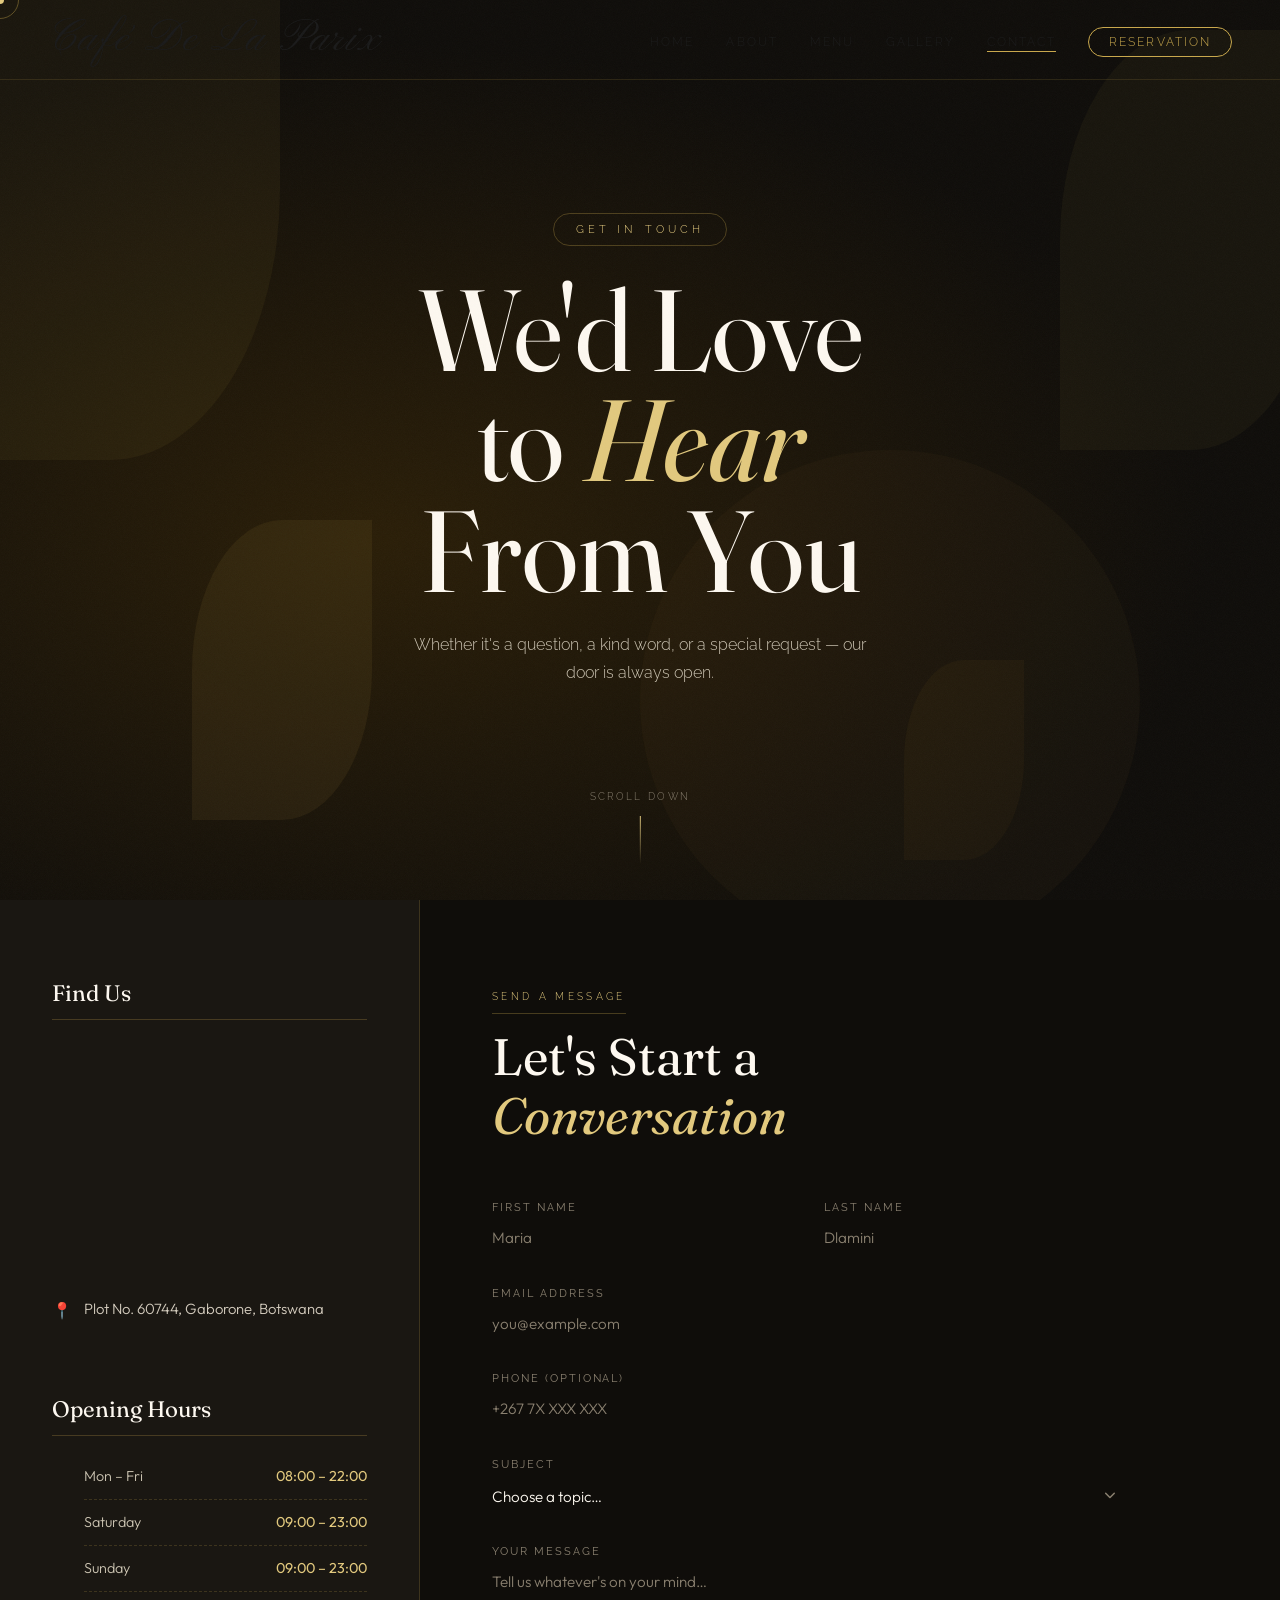
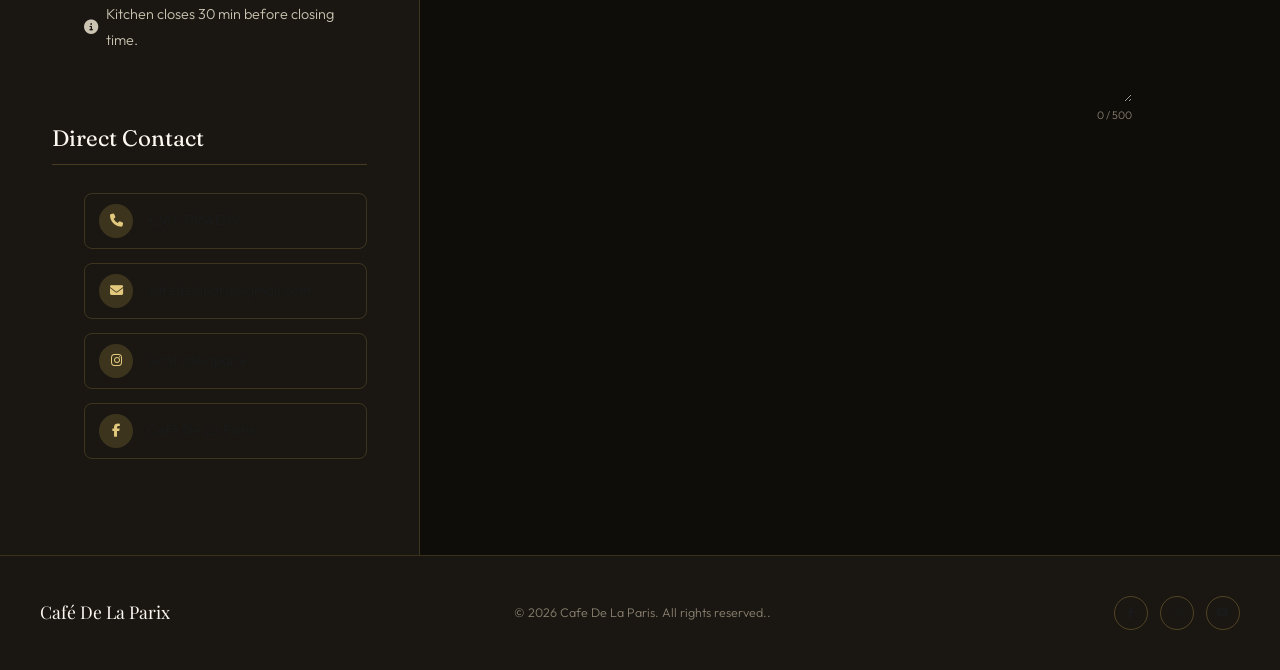
<file: contact.html>
<!DOCTYPE html>
<html lang="en">
<head>
  <meta charset="UTF-8"/>
  <meta name="viewport" content="width=device-width, initial-scale=1.0"/>
  <title>Contact — Café De La Parix</title>
  <!-- ══ BOOTSTRAP 5 ══ -->
  <link
    rel="stylesheet"
    href="https://cdn.jsdelivr.net/npm/bootstrap@5.3.3/dist/css/bootstrap.min.css"
    integrity="sha384-QWTKZyjpPEjISv5WaRU9OFeRpok6YctnYmDr5pNlyT2bRjXh0JMhjY6hW+ALEwIH"
    crossorigin="anonymous"
  />

  <!-- ══ RESET GUARD — re-asserts café design on top of Bootstrap ══ -->
  <style>
    /*
     * Reset Guard for Café De La Parix
     * Prevents Bootstrap's opinionated defaults from overriding the custom
     * design. Placed after Bootstrap, before contact.css so the cascade works:
     *   Bootstrap → Reset Guard → contact.css (wins on specificity)
     */

    /* 1. Box-model & base — keep Bootstrap's border-box but restore body font */
    body {
      font-family: 'Outfit', sans-serif !important;
      background-color: var(--bg, #faf8f3) !important;
      color: var(--ink, #1a1a1a) !important;
      overflow-x: hidden;
    }

    /* 2. Headings — Bootstrap sets a heavier font-weight; restore Fraunces */
    h1, h2, h3, h4, h5, h6 {
      font-family: 'Fraunces', serif !important;
      font-weight: 400 !important;
    }

    /* 3. Links — Bootstrap colours all <a>; café uses its own palette */
    a {
      color: inherit !important;
      text-decoration: none !important;
    }
    a:hover { color: inherit !important; }

    /* 4. Inputs / textarea / select — Bootstrap resets borders & padding;
          let contact.css handle these entirely */
    input, textarea, select, button {
      font-family: inherit !important;
    }

    /* 5. Paragraphs — Bootstrap adds margin-bottom; keep but allow override */
    p { margin-bottom: 0; }

    /* 6. Lists — Bootstrap removes list-style for <ul> inside .nav;
          isolate to .nav only, keep info-panel lists untouched */
    .nav ul, .mobile-nav ul {
      list-style: none !important;
      padding: 0 !important;
      margin: 0 !important;
    }

    /* 7. Bootstrap's .container caps width; café uses full-bleed layouts */
    .contact-main, .hero, .footer {
      max-width: 100% !important;
      padding-left: 0 !important;
      padding-right: 0 !important;
    }

    /* 8. .form-control / .form-select Bootstrap styles — disable on café fields */
    .contact-form input,
    .contact-form textarea,
    .contact-form select {
      appearance: none !important;
      -webkit-appearance: none !important;
      background-color: transparent !important;
      border: none !important;
      border-radius: 0 !important;
      box-shadow: none !important;
      outline: none !important;
      padding: 0 !important;
    }
    .contact-form input:focus,
    .contact-form textarea:focus,
    .contact-form select:focus {
      box-shadow: none !important;
      border-color: transparent !important;
    }

    /* 9. Bootstrap btn styles — don't leak onto .submit-btn */
    .submit-btn {
      border: none !important;
      border-radius: 0 !important;
    }

    /* 10. iFrame inside Bootstrap grid fix */
    .info-map iframe { max-width: 100%; }
  </style>

  <link href="https://fonts.googleapis.com/css2?family=Fraunces:ital,wght@0,300;0,400;0,700;1,300;1,400;1,700&family=Outfit:wght@200;300;400;500&family=Cormorant:ital,wght@1,400;1,600&display=swap" rel="stylesheet"/>
  <link rel="stylesheet" href="https://cdnjs.cloudflare.com/ajax/libs/font-awesome/6.5.0/css/all.min.css"/>
  <link rel="stylesheet" href="contact.css"/>
</head>
<body>

  <div class="grain"></div>
  <div class="cursor" id="cursor"></div>
  <div class="cursor-aura" id="aura"></div>

  <!-- ══ NAV ══ -->
  <nav class="nav" id="nav">
    <a href="#" class="nav-brand">Café De La Parix</a>
    <ul class="nav-links">
      <li><a href="index.html">Home</a></li>
      <li><a href="about.html">About</a></li>
      <li><a href="menu.html">Menu</a></li>
      <li><a href="gallery.html">Gallery</a></li>
      <li><a href="contact.html" class="nav-active">Contact</a></li>
      <li><a href="reservation.html" class="nav-cta">Reservation</a></li>
    </ul>
    <button class="burger" id="burger"><span></span><span></span></button>
  </nav>

  <div class="mobile-nav" id="mobileNav">
    <button class="mn-close" id="mnClose">✕</button>
    <ul>
      <li><a href="index.html" onclick="closeMN()">Home</a></li>
      <li><a href="about.html" onclick="closeMN()">About</a></li>
      <li><a href="menu.html" onclick="closeMN()">Menu</a></li>
      <li><a href="gallery.html" onclick="closeMN()">Gallery</a></li>
      <li><a href="contact.html" onclick="closeMN()">Contact</a></li>
      <li><a href="reservation.html" onclick="closeMN()">Reserve</a></li>
    </ul>
  </div>
  <div class="mn-backdrop" id="mnBackdrop" onclick="closeMN()"></div>

  <!-- ══ HERO ══ -->
  <header class="hero">
    <div class="hero-leaves">
      <div class="leaf leaf-1"></div>
      <div class="leaf leaf-2"></div>
      <div class="leaf leaf-3"></div>
      <div class="leaf leaf-4"></div>
      <div class="leaf leaf-5"></div>
    </div>
    <div class="hero-content">
      <p class="hero-eyebrow">Get in Touch</p>
      <h1 class="hero-title">We'd Love<br/>to <em>Hear</em><br/>From You</h1>
      <p class="hero-sub">Whether it's a question, a kind word, or a special request — our door is always open.</p>
    </div>
    <div class="hero-scroll">
      <span>Scroll down</span>
      <div class="scroll-worm"></div>
    </div>
  </header>

  <!-- ══ CONTACT SPLIT ══ -->
  <main class="contact-main">

    <!-- Left: Info Panel -->
    <aside class="info-panel">

      <div class="info-section rv">
        <h2 class="info-title">Find Us</h2>
        <div class="info-map">
          <iframe
            src="https://www.google.com/maps/embed?pb=!1m18!1m12!1m3!1d57312.49278609483!2d25.8498964!3d-24.6282079!2m3!1f0!2f0!3f0!3m2!1i1024!2i768!4f13.1!3m3!1m2!1s0x1ebffdaa87f1f0c9%3A0x7a987f5519c0c84b!2sGaborone%2C%20Botswana!5e0!3m2!1sen!2sbw!4v1700000000000!5m2!1sen!2sbw"
            width="100%" height="220" style="border:0;border-radius:10px;" allowfullscreen loading="lazy">
          </iframe>
        </div>
        <address class="info-address">
          <span class="info-icon">📍</span>
          Plot No. 60744, Gaborone, Botswana
        </address>
      </div>

      <div class="info-section rv">
        <h2 class="info-title">Opening Hours</h2>
        <ul class="hours-list">
          <li><span>Mon – Fri</span><span class="hours-time">08:00 – 22:00</span></li>
          <li><span>Saturday</span><span class="hours-time">09:00 – 23:00</span></li>
          <li><span>Sunday</span><span class="hours-time">09:00 – 23:00</span></li>
          <li class="hours-note"><i class="fas fa-circle-info"></i> Kitchen closes 30 min before closing time.</li>
        </ul>
      </div>

      <div class="info-section rv">
        <h2 class="info-title">Direct Contact</h2>
        <ul class="contact-list">
          <li>
            <a href="tel:+26775641219">
              <span class="cl-icon"><i class="fas fa-phone"></i></span>
              <span>+267 75641219</span>
            </a>
          </li>
          <li>
            <a href="mailto:cafedelaparix@gmail.com">
              <span class="cl-icon"><i class="fas fa-envelope"></i></span>
              <span>cafedelaparix@gmail.com</span>
            </a>
          </li>
          <li>
            <a href="https://www.instagram.com/cafed.e">
              <span class="cl-icon"><i class="fab fa-instagram"></i></span>
              <span>@cafedelaparix</span>
            </a>
          </li>
          <li>
            <a href="https://www.facebook.com/profile.php?id=61563733542906">
              <span class="cl-icon"><i class="fab fa-facebook-f"></i></span>
              <span>Café De La Parix</span>
            </a>
          </li>
        </ul>
      </div>

    </aside>

    <!-- Right: Form -->
    <section class="form-panel">
      <div class="form-header rv">
        <p class="form-eyebrow">Send a Message</p>
        <h2>Let's Start a<br/><em>Conversation</em></h2>
      </div>

      <form class="contact-form" id="contactForm" novalidate>

        <div class="field-row">
          <div class="field rv">
            <label for="fname">First Name</label>
            <input type="text" id="fname" name="fname" placeholder="Maria" autocomplete="given-name" required/>
            <div class="field-bar"></div>
          </div>
          <div class="field rv">
            <label for="lname">Last Name</label>
            <input type="text" id="lname" name="lname" placeholder="Dlamini" autocomplete="family-name" required/>
            <div class="field-bar"></div>
          </div>
        </div>

        <div class="field rv">
          <label for="email">Email Address</label>
          <input type="email" id="email" name="email" placeholder="you@example.com" autocomplete="email" required/>
          <div class="field-bar"></div>
        </div>

        <div class="field rv">
          <label for="phone">Phone (optional)</label>
          <input type="tel" id="phone" name="phone" placeholder="+267 7X XXX XXX" autocomplete="tel"/>
          <div class="field-bar"></div>
        </div>

        <div class="field rv">
          <label for="subject">Subject</label>
          <div class="select-wrap">
            <select id="subject" name="subject" required>
              <option value="" disabled selected>Choose a topic…</option>
              <option>General Enquiry</option>
              <option>Reservation Help</option>
              <option>Private Event</option>
              <option>Feedback</option>
              <option>Catering Request</option>
              <option>Media & Press</option>
              <option>Other</option>
            </select>
            <i class="fas fa-chevron-down select-arrow"></i>
          </div>
          <div class="field-bar"></div>
        </div>

        <div class="field rv">
          <label for="message">Your Message</label>
          <textarea id="message" name="message" rows="5" placeholder="Tell us whatever's on your mind…" required></textarea>
          <div class="field-bar"></div>
          <div class="char-count" id="charCount">0 / 500</div>
        </div>

        <div class="form-footer rv">
          <button type="submit" class="submit-btn" id="submitBtn">
            <span class="btn-text">Send Message</span>
            <span class="btn-icon"><i class="fas fa-paper-plane"></i></span>
          </button>
        </div>

        <!-- Success toast -->
        <div class="toast" id="toast">
          <i class="fas fa-check-circle"></i>
          <span>Message sent! We'll be in touch within 24 hours.</span>
        </div>

      </form>
    </section>

  </main>

  <!-- ══ FOOTER ══ -->
  <footer class="footer">
    <div class="footer-inner">
      <span class="footer-brand">Café De La Parix</span>
      <p>© 2026 Cafe De La Paris. All rights reserved..</p>
      <div class="footer-socials">
        <a href="https://www.facebook.com/profile.php?id=61563733542906"><i class="fab fa-facebook-f"></i></a>
        <a href="https://www.instagram.com/cafed.e/"><i class="fab fa-instagram"></i></a>
       <a href="www.youtube.com/@cafedelaParix"><i class="fab fa-youtube"></i></a>
      </div>
    </div>
  </footer>
  <script src="contact.js"></script>

  <!-- ══ BOOTSTRAP 5 JS (Popper bundled) ══ -->
  <script
    src="https://cdn.jsdelivr.net/npm/bootstrap@5.3.3/dist/js/bootstrap.bundle.min.js"
    integrity="sha384-YvpcrYf0tY3lHB60NNkmXc4s9bIOgUxi8T/jzmRAAAAFp68+e9d4gBHAAi8GZhON"
    crossorigin="anonymous">
  </script>
</body>
</html>
</file>
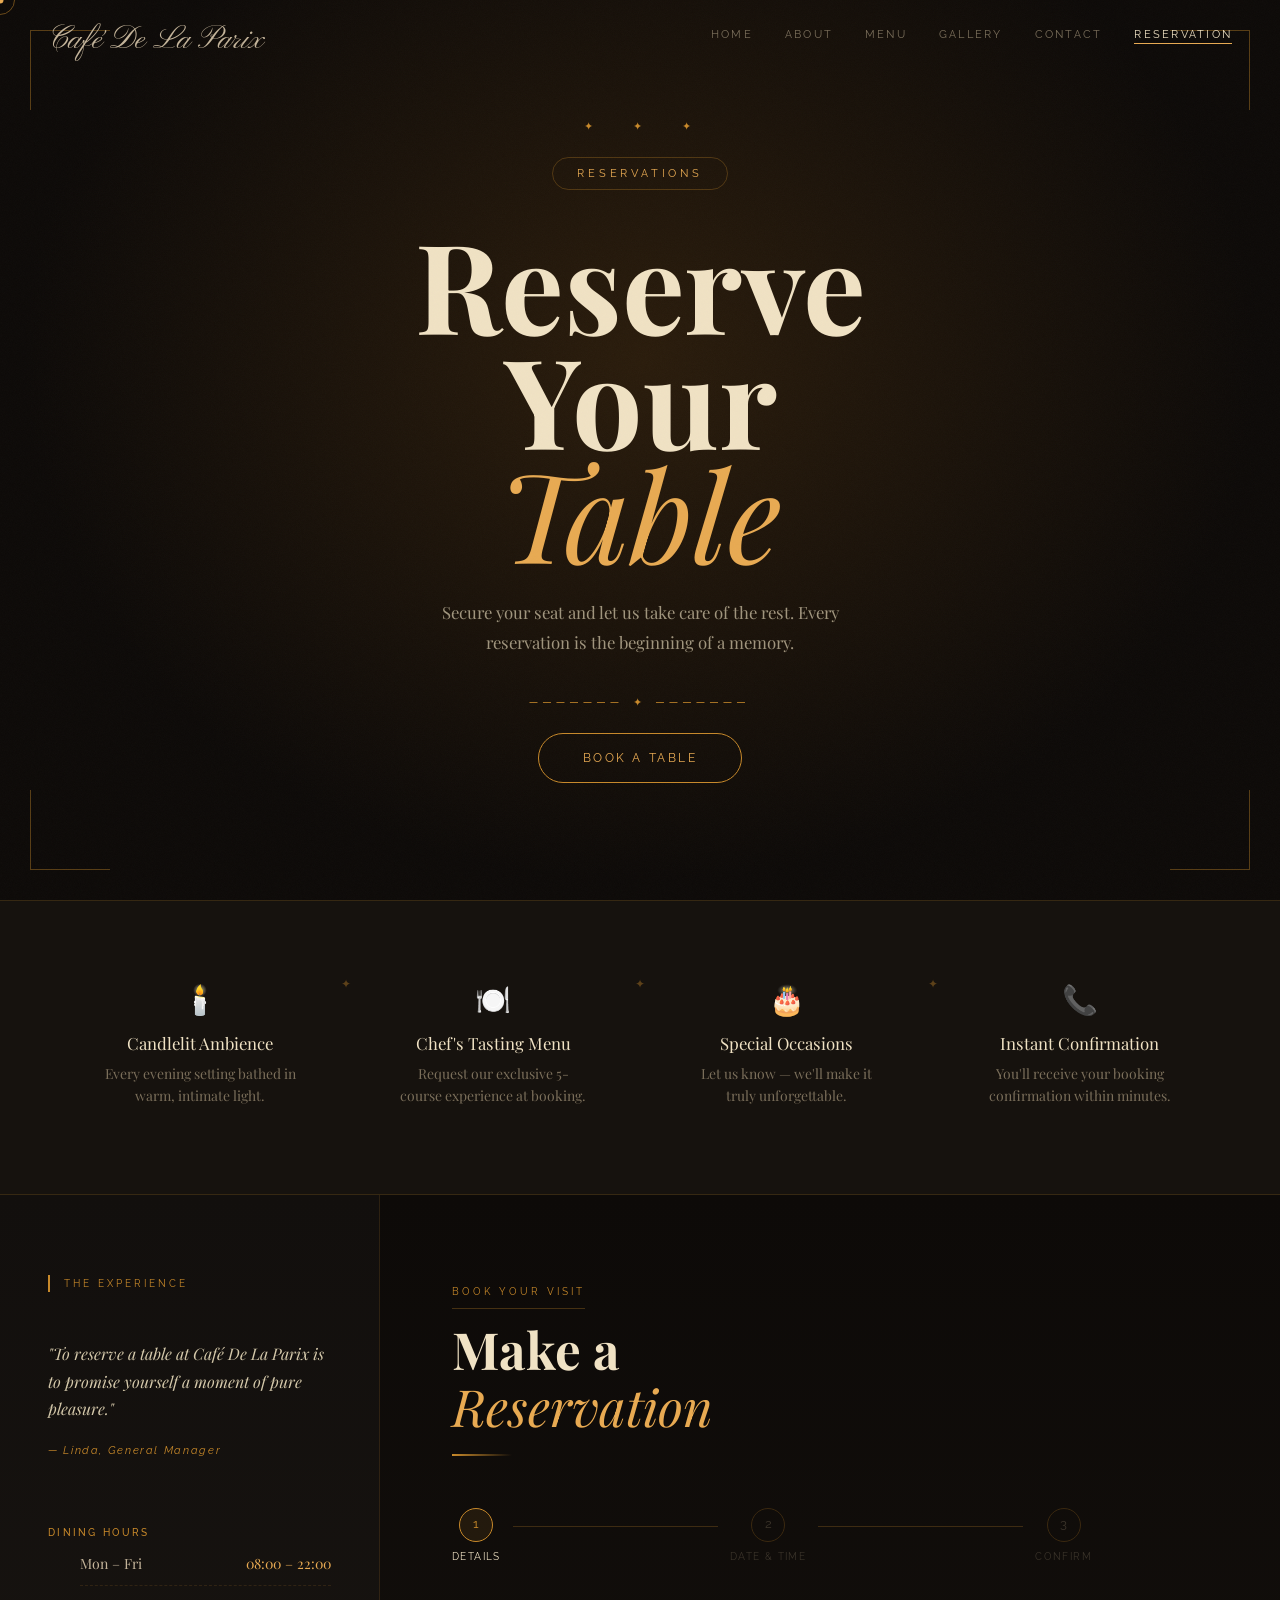
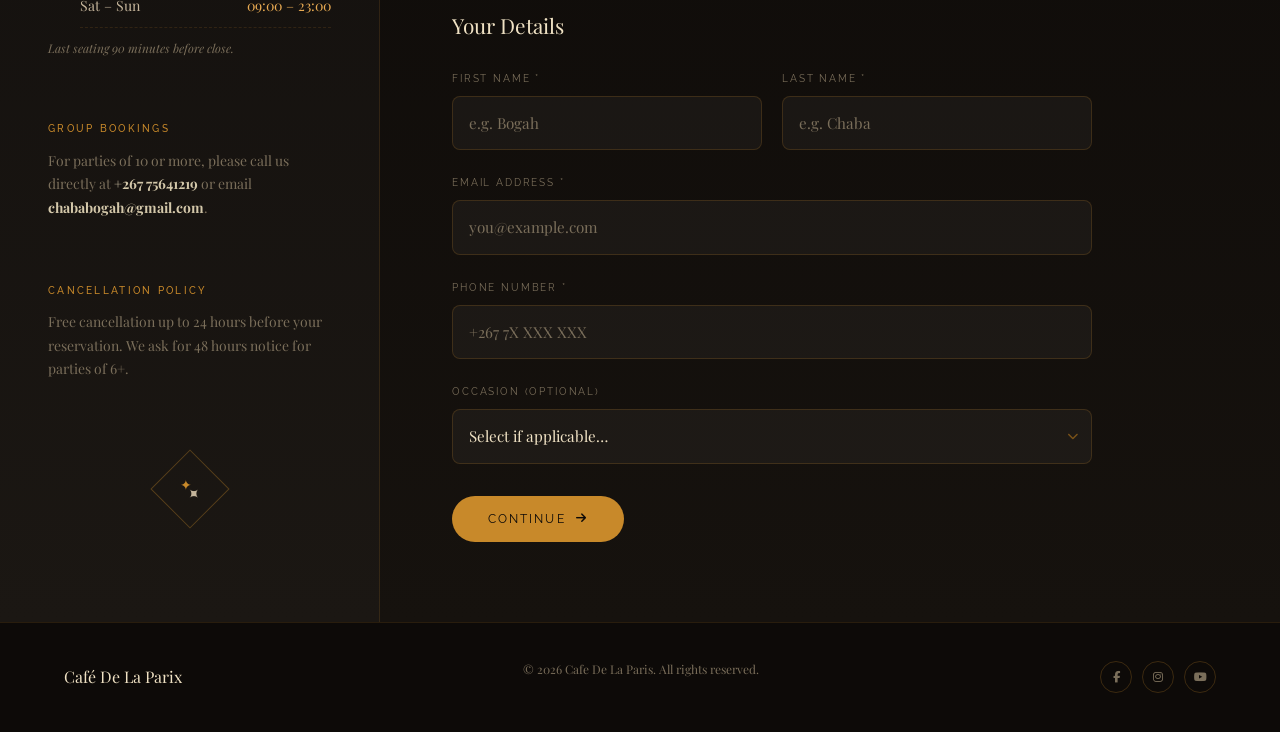
<file: reservation.html>
<!DOCTYPE html>
<html lang="en">
<head>
  <meta charset="UTF-8"/>
  <meta name="viewport" content="width=device-width, initial-scale=1.0"/>
  <title>Reservations — Café De La Parix</title>
  <!-- Bootstrap 5 -->
  <link rel="stylesheet" href="https://cdn.jsdelivr.net/npm/bootstrap@5.3.3/dist/css/bootstrap.min.css" integrity="sha384-QWTKZyjpPEjISv5WaRU9OFeRpok6YctnYmDr5pNlyT2bRjXh0JMhjY6hW+ALEwIH" crossorigin="anonymous"/>
  <link rel="stylesheet" href="reservation.css"/>
  <link href="https://fonts.googleapis.com/css2?family=Bodoni+Moda:ital,opsz,wght@0,6..96,400;0,6..96,700;1,6..96,400;1,6..96,700&family=Tenor+Sans&family=Lora:ital,wght@0,400;1,400;1,600&display=swap" rel="stylesheet"/>
  <link rel="stylesheet" href="https://cdnjs.cloudflare.com/ajax/libs/font-awesome/6.5.0/css/all.min.css"/>
</head>
<body>

  <div class="noise"></div>
  <canvas id="candleCanvas"></canvas>
  <div class="dot" id="dot"></div>
  <div class="dot-ring" id="dotRing"></div>

  <!-- ══ NAV ══ -->
  <nav class="nav" id="nav">
    <a href="#" class="brand">Café De La Parix</a>
    <ul class="links" id="navLinks">
      <li><a href="index.html">Home</a></li>
      <li><a href="about.html">About</a></li>
      <li><a href="menu.html">Menu</a></li>
      <li><a href="gallery.html">Gallery</a></li>
      <li><a href="contact.html">Contact</a></li>
      <li><a href="reservation.html" class="active-link">Reservation</a></li>
    </ul>
    <button class="hbg" id="hbg"><span></span><span></span></button>
  </nav>

  <div class="drawer" id="drawer">
    <button class="dr-x" id="drX">✕</button>
    <ul>
      <li><a href="index.html" onclick="closeDr()">Home</a></li>
      <li><a href="about.html" onclick="closeDr()">About</a></li>
      <li><a href="menu.html" onclick="closeDr()">Menu</a></li>
      <li><a href="gallery.html" onclick="closeDr()">Gallery</a></li>
      <li><a href="contact.html" onclick="closeDr()">Contact</a></li>
      <li><a href="reservation.html" onclick="closeDr()">Reservations</a></li>
    </ul>
  </div>
  <div class="dr-bd" id="drBd" onclick="closeDr()"></div>

  <!-- ══ HERO ══ -->
  <section class="hero">
    <!-- Art deco decorative lines -->
    <div class="deco-frame">
      <div class="deco-tl"></div>
      <div class="deco-tr"></div>
      <div class="deco-bl"></div>
      <div class="deco-br"></div>
    </div>

    <div class="hero-inner">
      <div class="hero-ornament">✦ &nbsp;&nbsp; ✦ &nbsp;&nbsp; ✦</div>
      <p class="hero-tag">Reservations</p>
      <h1 class="hero-h1">Reserve Your<br/><em>Table</em></h1>
      <p class="hero-sub">Secure your seat and let us take care of the rest. Every reservation is the beginning of a memory.</p>
      <div class="hero-ornament" style="margin-top:0;">─────── ✦ ───────</div>
      <a href="#form" class="hero-btn">Book a Table</a>
    </div>
  </section>

  <!-- ══ EXPERIENCE STRIP ══ -->
  <section class="strip">
    <div class="strip-inner">
      <div class="strip-item rv">
        <span class="strip-icon">🕯️</span>
        <h3>Candlelit Ambience</h3>
        <p>Every evening setting bathed in warm, intimate light.</p>
      </div>
      <div class="strip-divider">✦</div>
      <div class="strip-item rv">
        <span class="strip-icon">🍽️</span>
        <h3>Chef's Tasting Menu</h3>
        <p>Request our exclusive 5-course experience at booking.</p>
      </div>
      <div class="strip-divider">✦</div>
      <div class="strip-item rv">
        <span class="strip-icon">🎂</span>
        <h3>Special Occasions</h3>
        <p>Let us know — we'll make it truly unforgettable.</p>
      </div>
      <div class="strip-divider">✦</div>
      <div class="strip-item rv">
        <span class="strip-icon">📞</span>
        <h3>Instant Confirmation</h3>
        <p>You'll receive your booking confirmation within minutes.</p>
      </div>
    </div>
  </section>

  <!-- ══ MAIN FORM AREA ══ -->
  <main class="main" id="form">

    <!-- Decorative side panel -->
    <aside class="side-panel">
      <div class="side-inner">
        <div class="side-label rv">The Experience</div>

        <blockquote class="side-quote rv">
          <p>"To reserve a table at Café De La Parix is to promise yourself a moment of pure pleasure."</p>
          <cite>— Linda, General Manager</cite>
        </blockquote>

        <div class="side-info rv">
          <h4>Dining Hours</h4>
          <ul>
            <li><span>Mon – Fri</span><span>08:00 – 22:00</span></li>
            <li><span>Sat – Sun</span><span>09:00 – 23:00</span></li>
          </ul>
          <p class="side-note">Last seating 90 minutes before close.</p>
        </div>

        <div class="side-info rv">
          <h4>Group Bookings</h4>
          <p>For parties of 10 or more, please call us directly at <strong>+267 75641219</strong> or email <strong>chababogah@gmail.com</strong>.</p>
        </div>

        <div class="side-info rv">
          <h4>Cancellation Policy</h4>
          <p>Free cancellation up to 24 hours before your reservation. We ask for 48 hours notice for parties of 6+.</p>
        </div>

        <!-- Decorative art deco diamond -->
        <div class="side-diamond rv">
          <div class="diamond-inner">✦</div>
        </div>
      </div>
    </aside>

    <!-- Reservation form -->
    <section class="res-form-wrap">
      <div class="res-header rv">
        <p class="res-tag">Book Your Visit</p>
        <h2>Make a<br/><em>Reservation</em></h2>
        <div class="res-rule"></div>
      </div>

      <form class="res-form" id="resForm" novalidate>

        <!-- Step indicator -->
        <div class="steps rv">
          <div class="step active" data-step="1">
            <div class="step-dot">1</div>
            <span>Details</span>
          </div>
          <div class="step-line"></div>
          <div class="step" data-step="2">
            <div class="step-dot">2</div>
            <span>Date & Time</span>
          </div>
          <div class="step-line"></div>
          <div class="step" data-step="3">
            <div class="step-dot">3</div>
            <span>Confirm</span>
          </div>
        </div>

        <!-- STEP 1: Personal Details -->
        <div class="form-step active" id="step1">
          <h3 class="step-title">Your Details</h3>

          <div class="f-row">
            <div class="f">
              <label for="rFirstName">First Name *</label>
              <input type="text" id="rFirstName" placeholder="e.g. Bogah" required autocomplete="given-name"/>
            </div>
            <div class="f">
              <label for="rLastName">Last Name *</label>
              <input type="text" id="rLastName" placeholder="e.g. Chaba" required autocomplete="family-name"/>
            </div>
          </div>

          <div class="f">
            <label for="rEmail">Email Address *</label>
            <input type="email" id="rEmail" placeholder="you@example.com" required autocomplete="email"/>
          </div>

          <div class="f">
            <label for="rPhone">Phone Number *</label>
            <input type="tel" id="rPhone" placeholder="+267 7X XXX XXX" required autocomplete="tel"/>
          </div>

          <div class="f">
            <label for="rOccasion">Occasion (optional)</label>
            <div class="sel-wrap">
              <select id="rOccasion">
                <option value="" selected>Select if applicable…</option>
                <option>Birthday Celebration 🎂</option>
                <option>Anniversary 💑</option>
                <option>Business Dinner 💼</option>
                <option>Date Night 🌹</option>
                <option>Family Gathering 👨‍👩‍👧</option>
                <option>Just a Great Meal 🍽️</option>
              </select>
              <i class="fas fa-chevron-down sel-arrow"></i>
            </div>
          </div>

          <div class="step-nav">
            <button type="button" class="btn-next" id="toStep2">
              Continue <i class="fas fa-arrow-right"></i>
            </button>
          </div>
        </div>

        <!-- STEP 2: Date & Time -->
        <div class="form-step" id="step2">
          <h3 class="step-title">Date &amp; Time</h3>

          <div class="f-row">
            <div class="f">
              <label for="rDate">Preferred Date *</label>
              <input type="date" id="rDate" required/>
            </div>
            <div class="f">
              <label for="rTime">Preferred Time *</label>
              <div class="sel-wrap">
                <select id="rTime" required>
                  <option value="" disabled selected>Choose a time…</option>
                  <optgroup label="Morning">
                    <option>08:00</option><option>08:30</option>
                    <option>09:00</option><option>09:30</option>
                    <option>10:00</option><option>10:30</option>
                    <option>11:00</option><option>11:30</option>
                  </optgroup>
                  <optgroup label="Afternoon">
                    <option>12:00</option><option>12:30</option>
                    <option>13:00</option><option>13:30</option>
                    <option>14:00</option><option>14:30</option>
                    <option>15:00</option><option>15:30</option>
                    <option>16:00</option><option>16:30</option>
                    <option>17:00</option>
                  </optgroup>
                  <optgroup label="Evening">
                    <option>17:30</option><option>18:00</option>
                    <option>18:30</option><option>19:00</option>
                    <option>19:30</option><option>20:00</option>
                    <option>20:30</option><option>21:00</option>
                  </optgroup>
                </select>
                <i class="fas fa-chevron-down sel-arrow"></i>
              </div>
            </div>
          </div>

          <div class="f">
            <label>Number of Guests *</label>
            <div class="guest-picker">
              <button type="button" class="guest-btn" id="guestMinus" aria-label="Decrease">−</button>
              <div class="guest-display">
                <span id="guestCount">2</span>
                <span class="guest-label">guests</span>
              </div>
              <button type="button" class="guest-btn" id="guestPlus" aria-label="Increase">+</button>
            </div>
            <input type="hidden" id="rGuests" value="2"/>
          </div>

          <!-- Visual time slots -->
          <div class="f">
            <label>Seating Preference</label>
            <div class="seat-options">
              <label class="seat-opt">
                <input type="radio" name="seating" value="indoor" checked/>
                <span>🪑 Indoor</span>
              </label>
              <label class="seat-opt">
                <input type="radio" name="seating" value="outdoor"/>
                <span>🌿 Outdoor Terrace</span>
              </label>
              <label class="seat-opt">
                <input type="radio" name="seating" value="bar"/>
                <span>☕ Bar Counter</span>
              </label>
              <label class="seat-opt">
                <input type="radio" name="seating" value="private"/>
                <span>🔒 Private Room</span>
              </label>
            </div>
          </div>

          <div class="f">
            <label for="rNotes">Special Requests</label>
            <textarea id="rNotes" rows="4" placeholder="Dietary requirements, allergies, décor requests, anything at all…"></textarea>
          </div>

          <div class="step-nav spaced">
            <button type="button" class="btn-back" id="toStep1">
              <i class="fas fa-arrow-left"></i> Back
            </button>
            <button type="button" class="btn-next" id="toStep3">
              Review Booking <i class="fas fa-arrow-right"></i>
            </button>
          </div>
        </div>

        <!-- STEP 3: Confirmation Summary -->
        <div class="form-step" id="step3">
          <h3 class="step-title">Confirm Your Reservation</h3>
          <p class="confirm-sub">Please review your details before submitting.</p>

          <div class="summary-card">
            <div class="summary-deco">✦</div>
            <h4>Café De La Parix</h4>
            <div class="summary-grid" id="summaryGrid">
              <!-- Filled by JS -->
            </div>
          </div>

          <div class="f checkbox-f">
            <label class="checkbox-label">
              <input type="checkbox" id="rAgree" required/>
              <span class="checkbox-custom"></span>
              <span>I agree to the <a href="#">cancellation policy</a> and <a href="#">terms of booking</a>.</span>
            </label>
          </div>

          <div class="step-nav spaced">
            <button type="button" class="btn-back" id="toStep2b">
              <i class="fas fa-arrow-left"></i> Edit
            </button>
            <button type="submit" class="btn-confirm" id="confirmBtn">
              <span class="bc-text">Confirm Reservation</span>
              <i class="fas fa-check"></i>
            </button>
          </div>
        </div>

      </form>

      <!-- Success screen -->
      <div class="success-screen" id="successScreen">
        <div class="success-ornament">✦ ✦ ✦</div>
        <div class="success-icon">🎉</div>
        <h2>You're Confirmed!</h2>
        <p>We can't wait to welcome you. A confirmation has been sent to <strong id="successEmail"></strong>.</p>
        <div class="success-rule"></div>
        <p class="success-reminder">
          <i class="fas fa-clock"></i>
          If your plans change, please notify us at least 24 hours in advance.<br/>
          Call us: <strong>+267 75641219</strong>
        </p>
        <a href="#" class="hero-btn" style="margin-top:32px" onclick="resetForm()">Make Another Reservation</a>
      </div>

    </section>
  </main>

  <!-- ══ FOOTER ══ -->
  <footer class="footer">
    <div class="f-inner">
      <span class="f-brand">Café De La Parix</span>
      <p>© 2026 Cafe De La Paris. All rights reserved.</p>
      <div class="f-socials">
        <a href="https://www.facebook.com/profile.php?id=61563733542906"><i class="fab fa-facebook-f"></i></a>
        <a href="https://www.instagram.com/cafed.e/"><i class="fab fa-instagram"></i></a>
        <a href="www.youtube.com/@cafedelaParix"><i class="fab fa-youtube"></i></a>
      </div>
    </div>
  </footer>

  <script src="reservation.js"></script>
  <!-- Bootstrap 5 JS -->
  <script src="https://cdn.jsdelivr.net/npm/bootstrap@5.3.3/dist/js/bootstrap.bundle.min.js" integrity="sha384-YvpcrYf0tY3lHB60NNkmXc4s9bIOgUxi8T/jzmRAAAAFp68+e9d4gBHAAi8GZhON" crossorigin="anonymous"></script>

</body>
</html>
</file>
<file: contact.css>
@import url('https://fonts.googleapis.com/css2?family=Playfair+Display:ital,wght@0,400;0,500;1,400;1,500&family=Raleway:wght@200;300;400;500&family=Pinyon+Script&display=swap');

:root {
  --black:     #07060a;
  --deep:      #0e0c12;
  --dark:      #0f0d0a;
  --dark-mid:  #1a1712;
  --dark-2:    #252018;
  --gold:      #c9a84c;
  --gold-lt:   #e2c97e;
  --gold-dim:  rgba(201,168,76,0.15);
  --gold-glow: rgba(201,168,76,0.35);
  --cream:     #fdf8f0;
  --cream-2:   #ede8dc;
  --parchment: #d4ccbe;
  --text:      #ccc4b2;
  --text-dim:  #8a8070;
  --serif:     'Playfair Display', Georgia, serif;
  --sans:      'Raleway', sans-serif;
  --script:    'Pinyon Script', cursive;
  --ease:      cubic-bezier(0.22, 1, 0.36, 1);
}

*, *::before, *::after { box-sizing: border-box; margin: 0; padding: 0; }
html { scroll-behavior: smooth; }
body {
  background: var(--dark);
  color: var(--text);
  font-family: var(--sans);
  font-weight: 300;
  line-height: 1.75;
  overflow-x: hidden;
  cursor: none;
}
a  { text-decoration: none; color: inherit; }
ul { list-style: none; }
em { font-style: italic; }
address { font-style: normal; }

/* ── Grain ── */
.grain {
  pointer-events: none;
  position: fixed; inset: 0;
  z-index: 9997;
  opacity: 0.032;
  background-image: url("data:image/svg+xml,%3Csvg viewBox='0 0 256 256' xmlns='http://www.w3.org/2000/svg'%3E%3Cfilter id='n'%3E%3CfeTurbulence type='fractalNoise' baseFrequency='0.9' numOctaves='4' stitchTiles='stitch'/%3E%3C/filter%3E%3Crect width='100%25' height='100%25' filter='url(%23n)'/%3E%3C/svg%3E");
  background-size: 180px;
}

/* ── Cursor ── */
.cursor {
  position: fixed; width: 8px; height: 8px;
  background: var(--gold-lt); border-radius: 50%;
  pointer-events: none; z-index: 10000;
  transform: translate(-50%,-50%);
  transition: transform 0.08s;
}
.cursor-aura {
  position: fixed; width: 38px; height: 38px;
  border: 1px solid rgba(201,168,76,0.4); border-radius: 50%;
  pointer-events: none; z-index: 9999;
  transform: translate(-50%,-50%);
  transition: width 0.25s, height 0.25s, border-color 0.25s;
}
.cursor-aura.big { width: 60px; height: 60px; border-color: rgba(201,168,76,0.65); }

/* ── NAV ── */
.nav {
  position: fixed; top: 0; left: 0; right: 0; z-index: 900;
  display: flex; align-items: center; justify-content: space-between;
  height: 80px; padding: 0 3rem;
  border-bottom: 1px solid rgba(201,168,76,0.15);
  transition: background 0.4s, box-shadow 0.4s;
}
.nav.stuck {
  background: rgba(255,255,255,0.97);
  backdrop-filter: blur(14px);
  height: 80px; padding: 0 3rem;
  border-bottom: 1px solid rgba(201,168,76,0.2);
  box-shadow: 0 2px 20px rgba(0,0,0,0.08);
}
.nav-brand {
  font-family: 'Pinyon Script', cursive;
  font-size: 2.8rem;
  font-weight: 400;
  color: #e8d5b0;
  line-height: 0.9;
  letter-spacing: 0.04em;
}
.nav-links { display: flex; align-items: center; gap: 32px; }
.nav-links a {
  font-family: var(--sans); font-size: 0.72rem;
  font-weight: 300; letter-spacing: 0.18em;
  text-transform: uppercase; color: #ffffff;
  transition: color 0.3s; position: relative;
}
.nav-links a::after {
  content: ''; position: absolute; bottom: -3px; left: 0;
  width: 0; height: 1px; background: var(--gold);
  transition: width 0.3s var(--ease);
}
.nav-links a:hover, .nav-links a.nav-active { color: var(--dark); }
.nav-links a:hover::after, .nav-links a.nav-active::after { width: 100%; }
.nav-cta {
  padding: 7px 20px;
  border: 1px solid var(--gold) !important;
  color: var(--gold) !important;
  border-radius: 100px;
  transition: background 0.3s, color 0.3s !important;
}
.nav-cta:hover { background: var(--gold); color: #ffffff !important; }
.nav-cta::after { display: none !important; }

.burger { display: none; flex-direction: column; gap: 5px; background: none; border: none; cursor: none; }
.burger span { display: block; width: 24px; height: 1.5px; background: var(--dark); transition: all 0.3s; }

/* Mobile nav */
.mobile-nav {
  position: fixed; top: 0; right: 0; bottom: 0;
  width: min(300px,80vw); z-index: 1000;
  background: var(--dark-mid);
  padding: 72px 40px;
  transform: translateX(100%);
  transition: transform 0.4s var(--ease);
  border-left: 1px solid rgba(201,168,76,0.2);
}
.mobile-nav.open { transform: translateX(0); }
.mobile-nav ul { display: flex; flex-direction: column; gap: 28px; }
.mobile-nav a { font-family: var(--serif); font-size: 1.6rem; color: var(--cream-2); transition: color 0.3s; }
.mobile-nav a:hover { color: var(--gold-lt); }
.mn-close { position: absolute; top: 20px; right: 20px; background: none; border: none; color: var(--text-dim); font-size: 1.2rem; cursor: none; }
.mn-backdrop { display: none; position: fixed; inset: 0; z-index: 999; background: rgba(0,0,0,0.5); }
.mn-backdrop.show { display: block; }

/* ── HERO ── */
.hero {
  position: relative;
  min-height: 100vh;
  display: flex; align-items: center; justify-content: center;
  overflow: hidden;
  background: radial-gradient(ellipse at 30% 60%, #2a1e08 0%, var(--dark) 65%);
}

/* SVG leaf shapes via pseudo-elements */
.hero-leaves { position: absolute; inset: 0; pointer-events: none; overflow: hidden; }

.leaf {
  position: absolute;
  border-radius: 50% 0 50% 0;
  opacity: 0.07;
  background: var(--gold);
}
.leaf-1 { width: 340px; height: 540px; top: -80px; left: -60px; transform: rotate(-25deg); opacity: 0.06; }
.leaf-2 { width: 260px; height: 420px; top: 30px; right: -40px; transform: rotate(18deg); opacity: 0.05; background: #c9a84c; }
.leaf-3 { width: 180px; height: 300px; bottom: 80px; left: 15%; transform: rotate(10deg); opacity: 0.08; }
.leaf-4 { width: 120px; height: 200px; bottom: 40px; right: 20%; transform: rotate(-15deg); opacity: 0.06; background: #9a7a2a; }
.leaf-5 { width: 500px; height: 500px; top: 50%; left: 50%; transform: translate(-50%,-50%) rotate(45deg); border-radius: 50%; opacity: 0.03; }

.hero-content {
  position: relative; z-index: 1;
  text-align: center; max-width: 720px; padding: 0 32px;
}
.hero-eyebrow {
  display: inline-block;
  font-family: var(--sans); font-size: 0.68rem; font-weight: 300;
  letter-spacing: 0.38em; text-transform: uppercase;
  color: var(--gold-lt); margin-bottom: 28px;
  border: 1px solid rgba(201,168,76,0.3); padding: 6px 22px; border-radius: 100px;
  animation: fadeSlideUp 0.9s var(--ease) 0.2s both;
}
.hero-title {
  font-family: var(--serif);
  font-size: clamp(3.6rem, 9vw, 7.2rem);
  font-weight: 300; line-height: 0.96;
  color: var(--cream); margin-bottom: 26px;
  animation: fadeSlideUp 0.9s var(--ease) 0.38s both;
}
.hero-title em { color: var(--gold-lt); }
.hero-sub {
  font-family: var(--sans); font-size: 1rem; font-weight: 300;
  color: var(--text); max-width: 480px; margin: 0 auto;
  animation: fadeSlideUp 0.9s var(--ease) 0.54s both;
}
.hero-scroll {
  position: absolute; bottom: 36px; left: 50%;
  transform: translateX(-50%); z-index: 1;
  display: flex; flex-direction: column; align-items: center; gap: 10px;
  font-family: var(--sans); font-size: 0.6rem; letter-spacing: 0.24em;
  text-transform: uppercase; color: var(--text-dim);
}
.scroll-worm {
  width: 1px; height: 48px;
  background: linear-gradient(to bottom, var(--gold-lt), transparent);
  animation: worm 2.2s ease-in-out infinite;
}
@keyframes worm {
  0%   { transform: scaleY(0); transform-origin: top; }
  45%  { transform: scaleY(1); transform-origin: top; }
  55%  { transform: scaleY(1); transform-origin: bottom; }
  100% { transform: scaleY(0); transform-origin: bottom; }
}
@keyframes fadeSlideUp {
  from { opacity: 0; transform: translateY(36px); }
  to   { opacity: 1; transform: translateY(0); }
}

/* ── CONTACT MAIN ── */
.contact-main {
  display: grid;
  grid-template-columns: 420px 1fr;
  min-height: 100vh;
  background: var(--dark);
}

/* ── INFO PANEL ── */
.info-panel {
  background: var(--dark-mid);
  padding: 80px 52px;
  display: flex; flex-direction: column; gap: 56px;
  border-right: 1px solid rgba(201,168,76,0.2);
}
.info-section { display: flex; flex-direction: column; gap: 20px; }
.info-title {
  font-family: var(--serif); font-size: 1.4rem; font-weight: 300;
  color: var(--cream);
  padding-bottom: 12px;
  border-bottom: 1px solid rgba(201,168,76,0.25);
}
.info-map iframe { border-radius: 8px; filter: brightness(0.72) saturate(0.7); }

.info-address {
  display: flex; align-items: flex-start; gap: 12px;
  color: var(--parchment); font-size: 0.93rem;
}
.info-icon { font-size: 1rem; }

.hours-list { display: flex; flex-direction: column; gap: 10px; }
.hours-list li {
  display: flex; justify-content: space-between; align-items: center;
  font-size: 0.9rem; color: var(--text);
  border-bottom: 1px dashed rgba(201,168,76,0.2); padding-bottom: 10px;
}
.hours-list li:last-child { border: none; padding: 0; }
.hours-time { color: var(--gold-lt); font-weight: 400; }
.hours-note {
  font-size: 0.78rem; color: var(--text-dim);
  display: flex; gap: 8px; align-items: center;
  border: none !important; justify-content: flex-start !important;
}

.contact-list { display: flex; flex-direction: column; gap: 14px; }
.contact-list a {
  display: flex; align-items: center; gap: 14px;
  font-size: 0.9rem; color: #ffffff;
  font-weight: 400;
  transition: color 0.3s; padding: 10px 14px;
  border: 1px solid rgba(201,168,76,0.2); border-radius: 8px;
  transition: all 0.3s var(--ease);
}
.contact-list a:hover {
  color: var(--gold-lt);
  background: rgba(201,168,76,0.1);
  border-color: rgba(201,168,76,0.2);
  transform: translateX(4px);
}
.cl-icon {
  width: 34px; height: 34px;
  background: rgba(201,168,76,0.2);
  border-radius: 50%; display: flex;
  align-items: center; justify-content: center;
  color: var(--gold-lt); font-size: 0.82rem;
  flex-shrink: 0; transition: background 0.3s;
}
.contact-list a:hover .cl-icon { background: rgba(201,168,76,0.4); }

/* ── FORM PANEL ── */
.form-panel {
  padding: 80px 72px;
  background: var(--dark);
}
.form-header { margin-bottom: 52px; }
.form-eyebrow {
  display: inline-block;
  font-family: var(--sans); font-size: 0.65rem; font-weight: 300;
  letter-spacing: 0.32em; text-transform: uppercase;
  color: var(--gold-lt); margin-bottom: 14px;
  padding-bottom: 8px; border-bottom: 1px solid rgba(201,168,76,0.3);
}
.form-header h2 {
  font-family: var(--serif); font-size: clamp(2rem, 4vw, 3.2rem);
  font-weight: 300; color: var(--cream); line-height: 1.15;
}
.form-header h2 em { color: var(--gold-lt); }

/* Form fields */
.contact-form { display: flex; flex-direction: column; gap: 32px; max-width: 640px; }
.field-row { display: grid; grid-template-columns: 1fr 1fr; gap: 24px; }

.field {
  display: flex; flex-direction: column; gap: 8px;
  position: relative;
}
.field label {
  font-family: var(--sans); font-size: 0.68rem; font-weight: 400;
  letter-spacing: 0.18em; text-transform: uppercase;
  color: var(--text-dim); transition: color 0.3s;
}
.field:focus-within label { color: var(--gold-lt); }

.field input,
.field textarea,
.field select {
  background: rgba(255,255,255,0.03);
  border: 1px solid rgba(201,168,76,0.7);
  border-radius: 8px;
  padding: 14px 18px;
  color: var(--cream);
  font-family: var(--sans); font-size: 0.95rem; font-weight: 300;
  transition: border-color 0.3s, background 0.3s;
  outline: none;
  width: 100%;
}
.field input::placeholder,
.field textarea::placeholder { color: var(--text-dim); }
.field input:focus,
.field textarea:focus,
.field select:focus {
  border-color: var(--gold);
  background: rgba(201,168,76,0.07);
}
.field textarea { resize: vertical; min-height: 120px; }

.select-wrap { position: relative; }
.select-wrap select { appearance: none; cursor: none; padding-right: 44px; }
.select-arrow {
  position: absolute; right: 16px; top: 50%;
  transform: translateY(-50%);
  color: var(--text-dim); font-size: 0.72rem; pointer-events: none;
}
.field select option { background: var(--dark-mid); color: var(--cream); }

.field-bar {
  position: absolute; bottom: 0; left: 0;
  height: 2px; width: 0;
  background: linear-gradient(to right, var(--gold), var(--gold-lt));
  border-radius: 0 0 8px 8px;
  transition: width 0.4s var(--ease);
}
.field:focus-within .field-bar { width: 100%; }

.char-count {
  font-size: 0.68rem; color: var(--text-dim);
  text-align: right; margin-top: -4px;
}

.form-footer { display: flex; align-items: center; gap: 20px; flex-wrap: wrap; }

.submit-btn {
  display: inline-flex; align-items: center; gap: 12px;
  padding: 15px 40px;
  background: var(--gold);
  color: var(--cream);
  font-family: var(--sans); font-size: 0.8rem; font-weight: 400;
  letter-spacing: 0.18em; text-transform: uppercase;
  border: none; border-radius: 100px; cursor: none;
  transition: background 0.35s var(--ease), transform 0.2s, box-shadow 0.35s;
}
.submit-btn:hover {
  background: var(--gold-lt);
  transform: translateY(-2px);
  box-shadow: 0 12px 32px rgba(201,168,76,0.35);
}
.submit-btn:active { transform: translateY(0); }
.btn-icon { font-size: 0.85rem; transition: transform 0.3s var(--ease); }
.submit-btn:hover .btn-icon { transform: translateX(4px) rotate(-20deg); }

/* Toast */
.toast {
  display: none; align-items: center; gap: 12px;
  background: rgba(201,168,76,0.15);
  border: 1px solid rgba(201,168,76,0.35);
  color: var(--gold-lt);
  padding: 14px 20px; border-radius: 10px;
  font-size: 0.88rem;
  animation: fadeSlideUp 0.5s var(--ease);
}
.toast.show { display: flex; }
.toast i { font-size: 1.1rem; }

/* ── FOOTER ── */
.footer {
  background: var(--dark-mid);
  border-top: 1px solid rgba(201,168,76,0.18);
  padding: 40px 64px;
}
.footer-inner {
  max-width: 1200px; margin: 0 auto;
  display: flex; align-items: center; justify-content: space-between;
  flex-wrap: wrap; gap: 20px;
}
.footer-brand {
  font-family: var(--serif); font-size: 1.1rem; font-weight: 300; color: var(--cream);
}
.footer p { font-size: 0.78rem; color: var(--text-dim); }
.footer-socials { display: flex; gap: 12px; }
.footer-socials a {
  width: 34px; height: 34px; border-radius: 50%;
  border: 1px solid rgba(201,168,76,0.3);
  display: flex; align-items: center; justify-content: center;
  color: var(--gold-lt); font-size: 0.75rem;
  transition: all 0.3s;
}
.footer-socials a:hover { border-color: var(--gold-lt); color: var(--gold-lt); transform: translateY(-2px); }

/* ── Scroll Reveal ── */
.rv {
  opacity: 0; transform: translateY(32px);
  transition: opacity 0.7s var(--ease), transform 0.7s var(--ease);
}
.rv.in { opacity: 1; transform: translateY(0); }

/* ── Responsive ── */
@media (max-width: 1000px) {
  .contact-main { grid-template-columns: 1fr; }
  .info-panel { border-right: none; border-bottom: 1px solid rgba(201,168,76,0.2); padding: 60px 40px; }
  .form-panel { padding: 60px 40px; }
  .nav { height: 80px; padding: 0 1.5rem; }
  .nav.stuck { height: 80px; padding: 0 1.5rem; }
  .nav-links { display: none; }
  .burger { display: flex; }
}
@media (max-width: 580px) {
  .field-row { grid-template-columns: 1fr; }
  .form-panel, .info-panel { padding: 48px 24px; }
  .footer { padding: 32px 24px; }
  .footer-inner { flex-direction: column; text-align: center; }
}
</file>
<file: reservation.css>
@import url('https://fonts.googleapis.com/css2?family=Playfair+Display:ital,wght@0,400;0,500;1,400;1,500&family=Raleway:wght@200;300;400;500&family=Pinyon+Script&display=swap');

:root {
  --velvet:    #0d0a08;
  --velvet-2:  #16120e;
  --velvet-3:  #211a13;
  --amber:     #c8892a;
  --amber-lt:  #e8aa52;
  --amber-dim: #7a5218;
  --champagne: #f0e2c4;
  --cream:     #faf6ee;
  --parchment: #d4c8aa;
  --text:      #c4b49a;
  --text-dim:  #7a6e5a;
  --error:     #c85a3a;
  --serif:     'Playfair Display', Georgia, serif;
  --sans:      'Raleway', sans-serif;
  --body:      'Playfair Display', Georgia, serif;
  --ease:      cubic-bezier(0.22, 1, 0.36, 1);
}

*, *::before, *::after { box-sizing: border-box; margin: 0; padding: 0; }
html { scroll-behavior: smooth; }
body {
  background: var(--velvet);
  color: var(--text);
  font-family: var(--body);
  font-weight: 400;
  line-height: 1.75;
  overflow-x: hidden;
  cursor: none;
}
a  { text-decoration: none; color: inherit; }
ul { list-style: none; }
em { font-style: italic; }

/* ── Canvas for candle effect (behind everything) ── */
#candleCanvas {
  position: fixed; inset: 0;
  z-index: 0; pointer-events: none;
  opacity: 0.55;
}

/* ── Noise ── */
.noise {
  pointer-events: none; position: fixed; inset: 0;
  z-index: 9998; opacity: 0.028;
  background-image: url("data:image/svg+xml,%3Csvg viewBox='0 0 256 256' xmlns='http://www.w3.org/2000/svg'%3E%3Cfilter id='n'%3E%3CfeTurbulence type='fractalNoise' baseFrequency='0.9' numOctaves='4' stitchTiles='stitch'/%3E%3C/filter%3E%3Crect width='100%25' height='100%25' filter='url(%23n)'/%3E%3C/svg%3E");
  background-size: 180px;
}

/* ── Custom cursor ── */
.dot {
  position: fixed; width: 7px; height: 7px;
  background: var(--amber-lt); border-radius: 50%;
  pointer-events: none; z-index: 10000;
  transform: translate(-50%,-50%);
}
.dot-ring {
  position: fixed; width: 30px; height: 30px;
  border: 1.5px solid rgba(200,137,42,0.5); border-radius: 50%;
  pointer-events: none; z-index: 9999;
  transform: translate(-50%,-50%);
  transition: width 0.2s, height 0.2s, border-color 0.2s;
}
.dot-ring.expand { width: 54px; height: 54px; border-color: rgba(232,170,82,0.65); }

/* ── NAV ── */
.nav {
  position: fixed; top: 0; left: 0; right: 0; z-index: 900;
  display: flex; align-items: center; justify-content: space-between;
  height: 80px; padding: 0 3rem;
  transition: background 0.4s, padding 0.4s;
}
.nav.stuck {
  background: rgba(7,6,10,0.96);
  backdrop-filter: blur(12px);
  height: 80px; padding: 0 3rem;
  border-bottom: 1px solid rgba(200,137,42,0.18);
}
.brand {
  font-family: 'Pinyon Script', cursive;
  font-size: 2rem;
  font-weight: 400;
  color: var(--gold);
  line-height: 0.9;
}
.links { display: flex; align-items: center; gap: 32px; }
.links a {
  font-family: var(--sans); font-size: 0.7rem;
  letter-spacing: 0.2em; text-transform: uppercase;
  color: var(--text-dim); transition: color 0.3s; position: relative;
}
.links a::after {
  content: ''; position: absolute; bottom: -3px; left: 0;
  width: 0; height: 1px; background: var(--amber-lt);
  transition: width 0.3s var(--ease);
}
links a:hover, .links a.active-link { color: var(--champagne); }
.links a:hover::after, .links a.active-link::after { width: 100%; }

.hbg { display: none; flex-direction: column; gap: 5px; background: none; border: none; cursor: none; }
.hbg span { display: block; width: 24px; height: 1.5px; background: var(--champagne); transition: all 0.3s; }

.drawer {
  position: fixed; top: 0; right: 0; bottom: 0;
  width: min(300px, 80vw); z-index: 1000;
  background: var(--velvet-2);
  border-left: 1px solid rgba(200,137,42,0.18);
  padding: 72px 40px;
  transform: translateX(100%);
  transition: transform 0.4s var(--ease);
}
.drawer.open { transform: translateX(0); }
.drawer ul { display: flex; flex-direction: column; gap: 24px; }
.drawer a { font-family: var(--serif); font-size: 1.6rem; color: var(--champagne); transition: color 0.3s; }
.drawer a:hover { color: var(--amber-lt); }
.dr-x { position: absolute; top: 20px; right: 20px; background: none; border: none; color: var(--text-dim); font-size: 1.1rem; cursor: none; }
.dr-bd { display: none; position: fixed; inset: 0; z-index: 999; background: rgba(0,0,0,0.6); }
.dr-bd.show { display: block; }

/* ── HERO ── */
.hero {
  position: relative; z-index: 1;
  min-height: 100vh;
  display: flex; align-items: center; justify-content: center;
  background: radial-gradient(ellipse at 50% 40%, #2a1c0c 0%, var(--velvet) 68%);
  overflow: hidden;
}

/* Art deco corner frames */
.deco-frame { position: absolute; inset: 30px; pointer-events: none; z-index: 0; }
.deco-tl, .deco-tr, .deco-bl, .deco-br {
  position: absolute; width: 80px; height: 80px;
}
.deco-tl { top: 0; left: 0; border-top: 1.5px solid rgba(200,137,42,0.4); border-left: 1.5px solid rgba(200,137,42,0.4); }
.deco-tr { top: 0; right: 0; border-top: 1.5px solid rgba(200,137,42,0.4); border-right: 1.5px solid rgba(200,137,42,0.4); }
.deco-bl { bottom: 0; left: 0; border-bottom: 1.5px solid rgba(200,137,42,0.4); border-left: 1.5px solid rgba(200,137,42,0.4); }
.deco-br { bottom: 0; right: 0; border-bottom: 1.5px solid rgba(200,137,42,0.4); border-right: 1.5px solid rgba(200,137,42,0.4); }

.hero-inner {
  position: relative; z-index: 1;
  text-align: center; max-width: 680px; padding: 0 32px;
  display: flex; flex-direction: column; align-items: center; gap: 20px;
}
.hero-ornament {
  font-family: var(--sans); font-size: 0.7rem;
  letter-spacing: 0.5em; color: var(--amber);
  animation: fadeIn 1s var(--ease) 0.1s both;
}
.hero-tag {
  font-family: var(--sans); font-size: 0.68rem;
  letter-spacing: 0.35em; text-transform: uppercase;
  color: var(--amber-lt);
  border: 1px solid rgba(200,137,42,0.3);
  padding: 6px 24px; border-radius: 100px;
  animation: fadeIn 1s var(--ease) 0.2s both;
}
.hero-h1 {
  font-family: var(--serif);
  font-size: clamp(3.8rem, 10vw, 7.8rem);
  font-weight: 700; line-height: 0.92;
  color: var(--champagne);
  animation: fadeSlideUp 1s var(--ease) 0.35s both;
}
.hero-h1 em { color: var(--amber-lt); font-weight: 400; }
.hero-sub {
  font-family: var(--body); font-size: 1.05rem;
  color: rgba(212,200,170,0.72); max-width: 420px; line-height: 1.75;
  animation: fadeSlideUp 1s var(--ease) 0.5s both;
}
.hero-btn {
  display: inline-block;
  padding: 14px 44px;
  background: transparent;
  border: 1.5px solid var(--amber);
  color: var(--amber-lt);
  font-family: var(--sans); font-size: 0.72rem;
  letter-spacing: 0.22em; text-transform: uppercase;
  border-radius: 100px;
  transition: background 0.35s, color 0.35s, transform 0.2s;
  animation: fadeIn 1s var(--ease) 0.65s both;
}
.hero-btn:hover { background: var(--amber); color: var(--velvet); transform: translateY(-2px); }

@keyframes fadeIn { from { opacity: 0; } to { opacity: 1; } }
@keyframes fadeSlideUp {
  from { opacity: 0; transform: translateY(32px); }
  to   { opacity: 1; transform: translateY(0); }
}

/* ── STRIP ── */
.strip {
  position: relative; z-index: 1;
  background: var(--velvet-2);
  border-top: 1px solid rgba(200,137,42,0.18);
  border-bottom: 1px solid rgba(200,137,42,0.18);
  padding: 56px 64px;
}
.strip-inner {
  max-width: 1200px; margin: 0 auto;
  display: flex; align-items: flex-start;
  justify-content: center; gap: 0; flex-wrap: wrap;
}
.strip-item {
  flex: 1; min-width: 200px;
  text-align: center; padding: 16px 40px;
}
.strip-icon { font-size: 1.8rem; display: block; margin-bottom: 10px; }
.strip-item h3 {
  font-family: var(--serif); font-size: 1.05rem; font-weight: 400;
  color: var(--champagne); margin-bottom: 8px;
}
.strip-item p { font-size: 0.87rem; color: var(--text-dim); line-height: 1.6; }
.strip-divider {
  font-size: 0.75rem; color: var(--amber); padding: 20px 0;
  writing-mode: vertical-rl;
  opacity: 0.4;
}

/* ── MAIN ── */
.main {
  position: relative; z-index: 1;
  display: grid;
  grid-template-columns: 380px 1fr;
  min-height: 100vh;
  background: linear-gradient(to bottom, var(--velvet) 0%, var(--velvet-2) 100%);
}

/* ── SIDE PANEL ── */
.side-panel {
  background: rgba(255,255,255,0.02);
  border-right: 1px solid rgba(200,137,42,0.15);
  padding: 80px 48px;
}
.side-inner { display: flex; flex-direction: column; gap: 48px; }
.side-label {
  font-family: var(--sans); font-size: 0.62rem;
  letter-spacing: 0.3em; text-transform: uppercase;
  color: var(--amber); border-left: 2px solid var(--amber);
  padding-left: 14px;
}
.side-quote p {
  font-family: var(--body); font-style: italic;
  font-size: 1rem; color: var(--parchment);
  line-height: 1.7; margin-bottom: 12px;
}
.side-quote cite {
  font-family: var(--sans); font-size: 0.68rem;
  letter-spacing: 0.15em; color: var(--amber);
}
.side-info h4 {
  font-family: var(--sans); font-size: 0.65rem;
  letter-spacing: 0.22em; text-transform: uppercase;
  color: var(--amber); margin-bottom: 14px;
}
.side-info ul { display: flex; flex-direction: column; gap: 8px; margin-bottom: 10px; }
.side-info li {
  display: flex; justify-content: space-between;
  font-size: 0.88rem; color: var(--text);
  border-bottom: 1px dashed rgba(200,137,42,0.15); padding-bottom: 8px;
}
.side-info li span:last-child { color: var(--amber-lt); }
.side-info p { font-size: 0.87rem; color: var(--text-dim); line-height: 1.7; }
.side-note { font-size: 0.75rem !important; color: var(--text-dim) !important; font-style: italic; }
.side-info strong { color: var(--parchment); }

.side-diamond { display: flex; justify-content: center; align-items: center; margin-top: 16px; }
.diamond-inner {
  width: 56px; height: 56px;
  border: 1.5px solid rgba(200,137,42,0.35);
  transform: rotate(45deg);
  display: flex; align-items: center; justify-content: center;
}
.diamond-inner::before { content: '✦'; transform: rotate(-45deg); color: var(--amber); font-size: 0.9rem; display: block; }

/* ── RES FORM WRAP ── */
.res-form-wrap { padding: 80px 72px; }
.res-header { margin-bottom: 52px; }
.res-tag {
  display: inline-block;
  font-family: var(--sans); font-size: 0.62rem;
  letter-spacing: 0.3em; text-transform: uppercase;
  color: var(--amber); margin-bottom: 12px;
  padding-bottom: 8px; border-bottom: 1px solid rgba(200,137,42,0.3);
}
.res-header h2 {
  font-family: var(--serif); font-size: clamp(2.2rem, 4vw, 3.4rem);
  font-weight: 700; color: var(--champagne); line-height: 1.1;
}
.res-header h2 em { color: var(--amber-lt); font-weight: 400; }
.res-rule {
  width: 60px; height: 1.5px;
  background: linear-gradient(to right, var(--amber), transparent);
  margin-top: 20px;
}

/* ── STEP INDICATOR ── */
.steps {
  display: flex; align-items: center; margin-bottom: 48px;
}
.step {
  display: flex; flex-direction: column; align-items: center; gap: 6px;
  opacity: 0.4; transition: opacity 0.3s;
}
.step.active { opacity: 1; }
.step.done { opacity: 0.7; }
.step-dot {
  width: 34px; height: 34px; border-radius: 50%;
  border: 1.5px solid var(--amber-dim);
  display: flex; align-items: center; justify-content: center;
  font-family: var(--sans); font-size: 0.8rem; color: var(--text-dim);
  transition: all 0.3s;
}
.step.active .step-dot { border-color: var(--amber); color: var(--amber); background: rgba(200,137,42,0.1); }
.step.done .step-dot { background: var(--amber); color: var(--velvet); border-color: var(--amber); }
.step span { font-family: var(--sans); font-size: 0.62rem; letter-spacing: 0.14em; text-transform: uppercase; color: var(--text-dim); }
.step.active span { color: var(--champagne); }
.step-line { flex: 1; height: 1px; background: rgba(200,137,42,0.25); margin: 0 12px 20px; }

/* ── FORM STEPS ── */
.form-step { display: none; }
.form-step.active { display: block; animation: fadeIn 0.4s var(--ease); }
.step-title {
  font-family: var(--serif); font-size: 1.3rem; font-weight: 400;
  color: var(--champagne); margin-bottom: 32px;
}

/* Fields */
.res-form { max-width: 640px; }
.f { display: flex; flex-direction: column; gap: 8px; margin-bottom: 24px; }
.f-row { display: grid; grid-template-columns: 1fr 1fr; gap: 20px; }
.f label {
  font-family: var(--sans); font-size: 0.64rem;
  letter-spacing: 0.18em; text-transform: uppercase;
  color: var(--text-dim);
}
.f input, .f textarea, .f select {
  background: rgba(255,255,255,0.04);
  border: 1px solid rgba(200,137,42,0.2);
  border-radius: 8px;
  padding: 13px 16px;
  color: var(--champagne);
  font-family: var(--body); font-size: 0.95rem;
  outline: none; width: 100%;
  transition: border-color 0.3s, background 0.3s;
}
.f input:focus, .f textarea:focus, .f select:focus {
  border-color: var(--amber);
  background: rgba(200,137,42,0.06);
}
.f input::placeholder, .f textarea::placeholder { color: var(--text-dim); }
.f textarea { resize: vertical; min-height: 110px; }
.sel-wrap { position: relative; }
.sel-wrap select { appearance: none; cursor: none; padding-right: 44px; }
.sel-arrow { position: absolute; right: 14px; top: 50%; transform: translateY(-50%); color: var(--amber-dim); font-size: 0.7rem; pointer-events: none; }
.f select option { background: var(--velvet-2); color: var(--champagne); }

/* Guest picker */
.guest-picker {
  display: flex; align-items: center; gap: 0;
  border: 1px solid rgba(200,137,42,0.2);
  border-radius: 8px; overflow: hidden;
  width: fit-content;
}
.guest-btn {
  width: 48px; height: 52px;
  background: rgba(200,137,42,0.08);
  border: none;
  color: var(--amber-lt); font-size: 1.4rem; font-weight: 300;
  cursor: none; transition: background 0.2s;
  display: flex; align-items: center; justify-content: center;
}
.guest-btn:hover { background: rgba(200,137,42,0.2); }
.guest-display {
  min-width: 80px; padding: 0 20px;
  display: flex; flex-direction: column; align-items: center;
  border-left: 1px solid rgba(200,137,42,0.2);
  border-right: 1px solid rgba(200,137,42,0.2);
}
#guestCount {
  font-family: var(--serif); font-size: 1.6rem;
  color: var(--champagne); line-height: 1;
}
.guest-label { font-family: var(--sans); font-size: 0.6rem; letter-spacing: 0.12em; color: var(--text-dim); }

/* Seating options */
.seat-options {
  display: grid; grid-template-columns: 1fr 1fr;
  gap: 10px;
}
.seat-opt {
  display: flex; align-items: center; gap: 10px;
  border: 1px solid rgba(200,137,42,0.18);
  border-radius: 8px; padding: 12px 16px;
  cursor: none; transition: all 0.3s;
}
.seat-opt input[type="radio"] { display: none; }
.seat-opt:has(input:checked) { border-color: var(--amber); background: rgba(200,137,42,0.08); }
.seat-opt span { font-family: var(--body); font-size: 0.9rem; color: var(--text); }
.seat-opt:has(input:checked) span { color: var(--champagne); }

/* Step nav */
.step-nav { display: flex; margin-top: 32px; }
.step-nav.spaced { justify-content: space-between; }
.btn-next {
  display: inline-flex; align-items: center; gap: 10px;
  padding: 13px 36px;
  background: var(--amber); color: var(--velvet);
  font-family: var(--sans); font-size: 0.72rem; font-weight: 400;
  letter-spacing: 0.18em; text-transform: uppercase;
  border: none; border-radius: 100px; cursor: none;
  transition: background 0.3s, transform 0.2s;
}
.btn-next:hover { background: var(--amber-lt); transform: translateY(-2px); }
.btn-back {
  display: inline-flex; align-items: center; gap: 8px;
  padding: 13px 28px;
  background: transparent; color: var(--text-dim);
  font-family: var(--sans); font-size: 0.72rem;
  letter-spacing: 0.18em; text-transform: uppercase;
  border: 1px solid rgba(200,137,42,0.2);
  border-radius: 100px; cursor: none;
  transition: all 0.3s;
}
.btn-back:hover { border-color: var(--amber-dim); color: var(--parchment); }

.btn-confirm {
  display: inline-flex; align-items: center; gap: 12px;
  padding: 14px 44px;
  background: var(--amber); color: var(--velvet);
  font-family: var(--sans); font-size: 0.72rem;
  letter-spacing: 0.2em; text-transform: uppercase;
  border: none; border-radius: 100px; cursor: none;
  transition: background 0.3s, transform 0.2s, box-shadow 0.3s;
}
.btn-confirm:hover {
  background: var(--amber-lt); transform: translateY(-2px);
  box-shadow: 0 12px 32px rgba(200,137,42,0.3);
}

/* Summary card */
.summary-card {
  background: rgba(200,137,42,0.05);
  border: 1px solid rgba(200,137,42,0.25);
  border-radius: 12px; padding: 36px 32px;
  margin-bottom: 28px; position: relative;
}
.summary-deco {
  position: absolute; top: -12px; left: 50%; transform: translateX(-50%);
  background: var(--velvet-2); padding: 0 12px;
  font-size: 0.7rem; color: var(--amber); letter-spacing: 0.3em;
}
.summary-card h4 {
  font-family: var(--serif); font-size: 1.15rem;
  color: var(--champagne); text-align: center;
  margin-bottom: 24px; padding-bottom: 16px;
  border-bottom: 1px solid rgba(200,137,42,0.2);
}
.summary-grid {
  display: grid; grid-template-columns: 1fr 1fr; gap: 16px;
}
.summary-row {
  display: flex; flex-direction: column; gap: 3px;
}
.summary-row span:first-child {
  font-family: var(--sans); font-size: 0.6rem;
  letter-spacing: 0.18em; text-transform: uppercase; color: var(--amber);
}
.summary-row span:last-child { font-size: 0.93rem; color: var(--champagne); }

/* Checkbox */
.checkbox-f { flex-direction: row !important; align-items: flex-start; gap: 12px; }
.checkbox-label {
  display: flex; align-items: flex-start; gap: 12px;
  cursor: none; font-size: 0.88rem; color: var(--text-dim);
  line-height: 1.5;
}
.checkbox-label input[type="checkbox"] { display: none; }
.checkbox-custom {
  width: 18px; height: 18px; flex-shrink: 0;
  border: 1.5px solid rgba(200,137,42,0.4); border-radius: 4px;
  background: transparent; margin-top: 2px;
  transition: all 0.2s; display: flex; align-items: center; justify-content: center;
}
.checkbox-label:has(input:checked) .checkbox-custom {
  background: var(--amber); border-color: var(--amber);
}
.checkbox-label:has(input:checked) .checkbox-custom::after {
  content: '✓'; color: var(--velvet); font-size: 0.72rem; font-weight: bold;
}
.checkbox-label a { color: var(--amber-lt); border-bottom: 1px solid rgba(232,170,82,0.3); transition: color 0.2s; }
.checkbox-label a:hover { color: var(--amber); }

/* Success screen */
.success-screen {
  display: none; flex-direction: column; align-items: center;
  justify-content: center; text-align: center;
  padding: 60px 32px;
  animation: fadeIn 0.6s var(--ease);
}
.success-screen.show { display: flex; }
.success-ornament {
  font-family: var(--sans); letter-spacing: 0.6em;
  color: var(--amber); margin-bottom: 28px;
}
.success-icon { font-size: 3.5rem; margin-bottom: 20px; }
.success-screen h2 {
  font-family: var(--serif); font-size: 2.8rem; font-weight: 700;
  color: var(--champagne); margin-bottom: 16px;
}
.success-screen > p {
  font-size: 1rem; color: var(--text); max-width: 420px; line-height: 1.7;
  margin-bottom: 28px;
}
.success-screen strong { color: var(--amber-lt); }
.success-rule { width: 60px; height: 1.5px; background: var(--amber); margin: 4px auto 20px; }
.success-reminder {
  font-size: 0.88rem; color: var(--text-dim);
  line-height: 1.8; max-width: 360px;
}
.success-reminder i { color: var(--amber); margin-right: 6px; }

/* ── Scroll Reveal ── */
.rv { opacity: 0; transform: translateY(28px); transition: opacity 0.7s var(--ease), transform 0.7s var(--ease); }
.rv.in { opacity: 1; transform: translateY(0); }

/* ── FOOTER ── */
.footer {
  position: relative; z-index: 1;
  background: var(--velvet);
  border-top: 1px solid rgba(200,137,42,0.15);
  padding: 36px 64px;
}
.f-inner {
  max-width: 1200px; margin: 0 auto;
  display: flex; align-items: center; justify-content: space-between;
  flex-wrap: wrap; gap: 16px;
}
.f-brand { font-family: var(--serif); font-size: 1rem; color: var(--champagne); }
.footer p { font-size: 0.75rem; color: var(--text-dim); }
.f-socials { display: flex; gap: 10px; }
.f-socials a {
  width: 32px; height: 32px; border-radius: 50%;
  border: 1px solid rgba(200,137,42,0.25);
  display: flex; align-items: center; justify-content: center;
  color: var(--text-dim); font-size: 0.72rem;
  transition: all 0.3s;
}
.f-socials a:hover { border-color: var(--amber-lt); color: var(--amber-lt); transform: translateY(-2px); }

/* ── Responsive ── */
@media (max-width: 1000px) {
  .main { grid-template-columns: 1fr; }
  .side-panel { border-right: none; border-bottom: 1px solid rgba(200,137,42,0.15); padding: 60px 40px; }
  .res-form-wrap { padding: 60px 40px; }
  .nav { height: 80px; padding: 0 1.5rem; }
  .nav.stuck { height: 80px; padding: 0 1.5rem; }
  .links { display: none; }
  .hbg { display: flex; }
}
@media (max-width: 600px) {
  .f-row { grid-template-columns: 1fr; }
  .seat-options { grid-template-columns: 1fr; }
  .summary-grid { grid-template-columns: 1fr; }
  .res-form-wrap, .side-panel { padding: 48px 24px; }
  .strip { padding: 48px 24px; }
  .strip-divider { display: none; }
  .footer { padding: 32px 24px; }
  .f-inner { flex-direction: column; text-align: center; }
}
</file>
